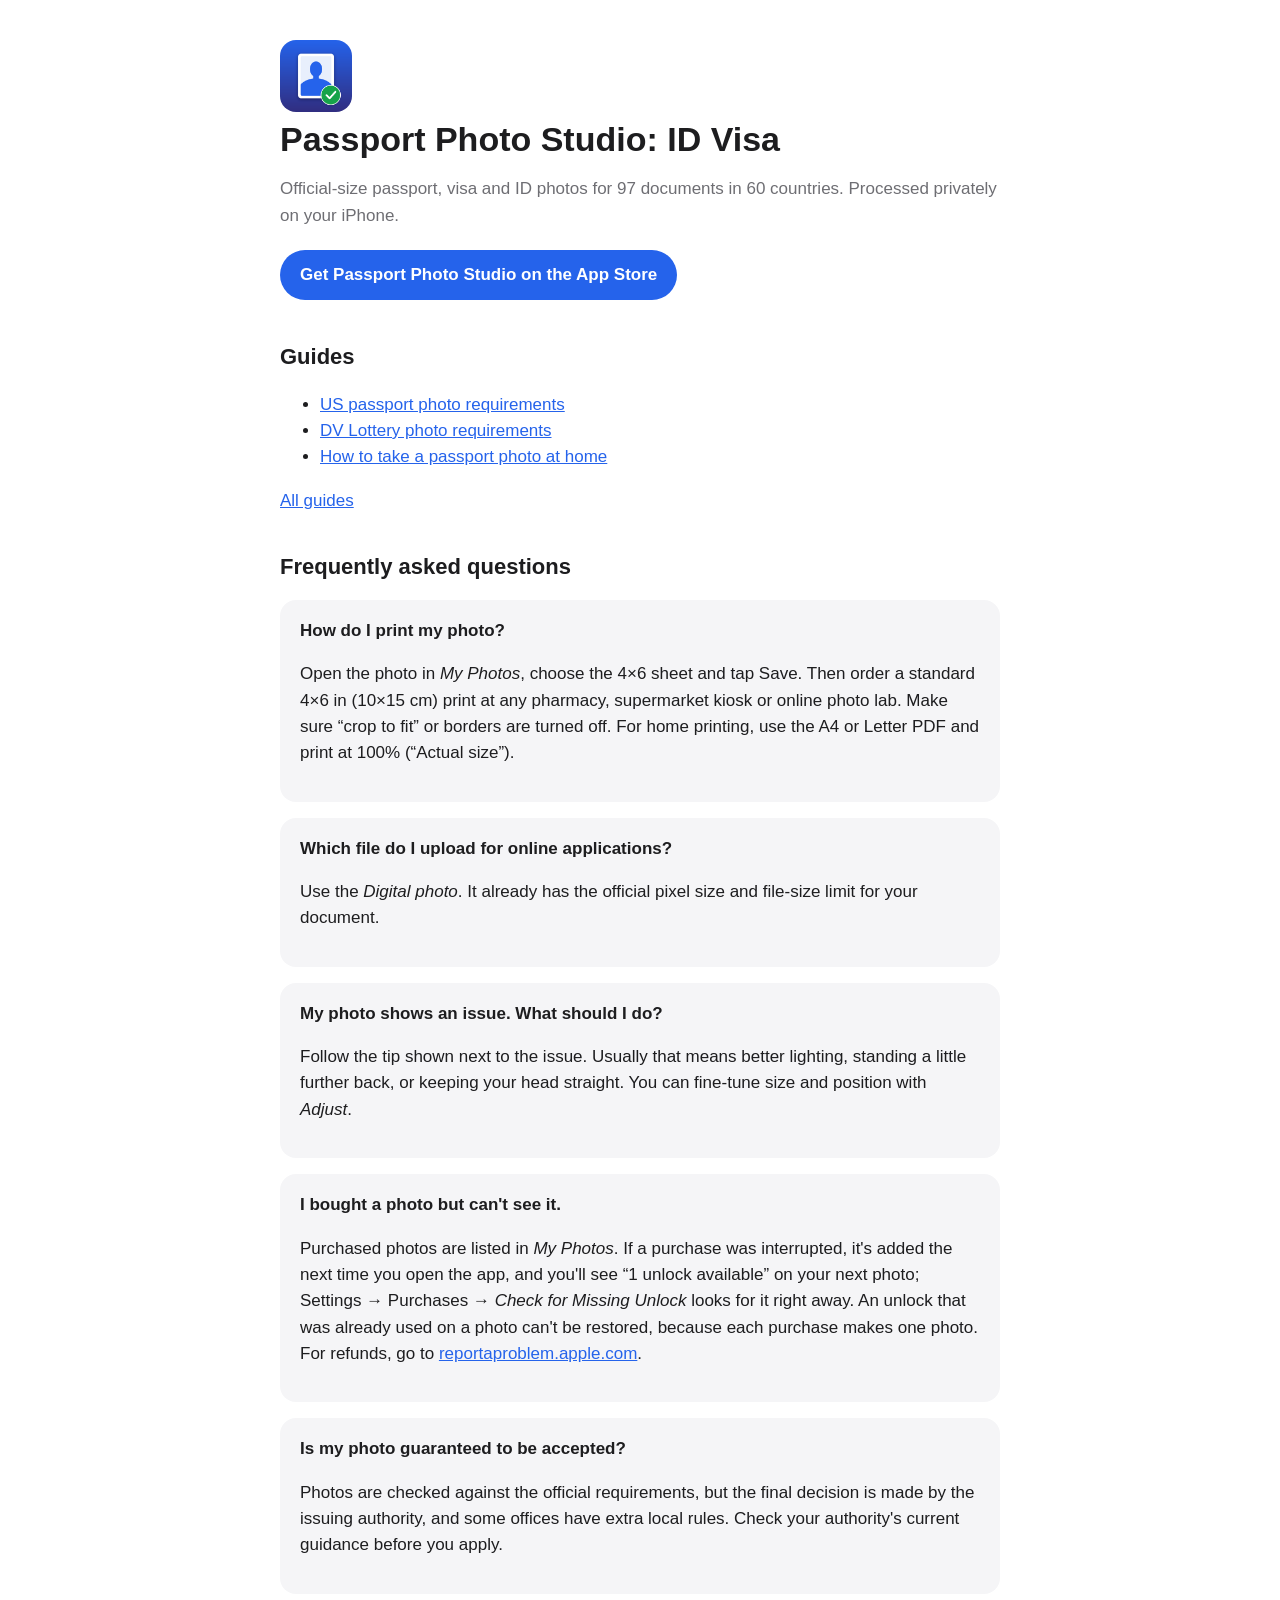
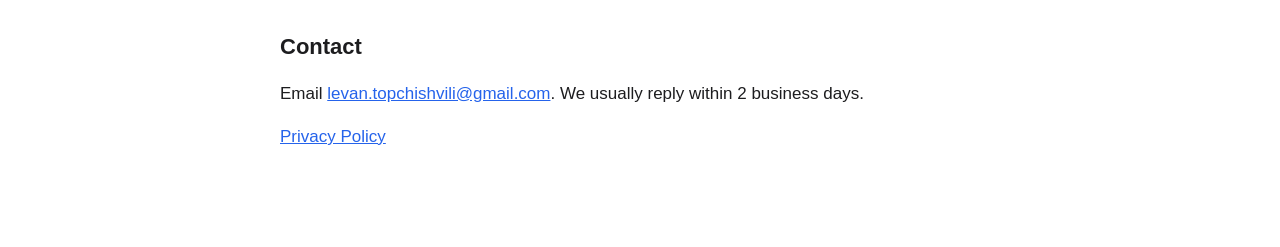
<file: index.html>
<!doctype html><html lang="en"><head><meta charset="utf-8"><meta name="viewport" content="width=device-width,initial-scale=1">
<title>Passport Photo Studio: ID Visa – Help</title><meta name="apple-itunes-app" content="app-id=6817544491"><link rel="stylesheet" href="style.css"></head><body><main>
<header><img src="icon.png" alt=""><h1>Passport Photo Studio: ID Visa</h1><p class="muted">Official-size passport, visa and ID photos for 97 documents in 60 countries. Processed privately on your iPhone.</p></header>
<p><a class="cta" href="https://apps.apple.com/app/id6817544491">Get Passport Photo Studio on the App Store</a></p>
<h2>Guides</h2>
<ul>
<li><a href="guides/us-passport-photo-requirements.html">US passport photo requirements</a></li>
<li><a href="guides/dv-lottery-photo-requirements.html">DV Lottery photo requirements</a></li>
<li><a href="guides/how-to-take-a-passport-photo-at-home.html">How to take a passport photo at home</a></li>
</ul>
<p><a href="guides/">All guides</a></p>
<h2 id="faq">Frequently asked questions</h2>
<div class="card"><strong>How do I print my photo?</strong><p>Open the photo in <em>My Photos</em>, choose the 4×6 sheet and tap Save. Then order a standard 4×6 in (10×15 cm) print at any pharmacy, supermarket kiosk or online photo lab. Make sure “crop to fit” or borders are turned off. For home printing, use the A4 or Letter PDF and print at 100% (“Actual size”).</p></div>
<div class="card"><strong>Which file do I upload for online applications?</strong><p>Use the <em>Digital photo</em>. It already has the official pixel size and file-size limit for your document.</p></div>
<div class="card"><strong>My photo shows an issue. What should I do?</strong><p>Follow the tip shown next to the issue. Usually that means better lighting, standing a little further back, or keeping your head straight. You can fine-tune size and position with <em>Adjust</em>.</p></div>
<div class="card"><strong>I bought a photo but can't see it.</strong><p>Purchased photos are listed in <em>My Photos</em>. If a purchase was interrupted, it's added the next time you open the app, and you'll see “1 unlock available” on your next photo; Settings → Purchases → <em>Check for Missing Unlock</em> looks for it right away. An unlock that was already used on a photo can't be restored, because each purchase makes one photo. For refunds, go to <a href="https://reportaproblem.apple.com">reportaproblem.apple.com</a>.</p></div>
<div class="card"><strong>Is my photo guaranteed to be accepted?</strong><p>Photos are checked against the official requirements, but the final decision is made by the issuing authority, and some offices have extra local rules. Check your authority's current guidance before you apply.</p></div>
<h2>Contact</h2>
<p>Email <a href="mailto:levan.topchishvili@gmail.com">levan.topchishvili@gmail.com</a>. We usually reply within 2 business days.</p>
<p><a href="privacy.html">Privacy Policy</a></p>
</main></body></html>
</file>
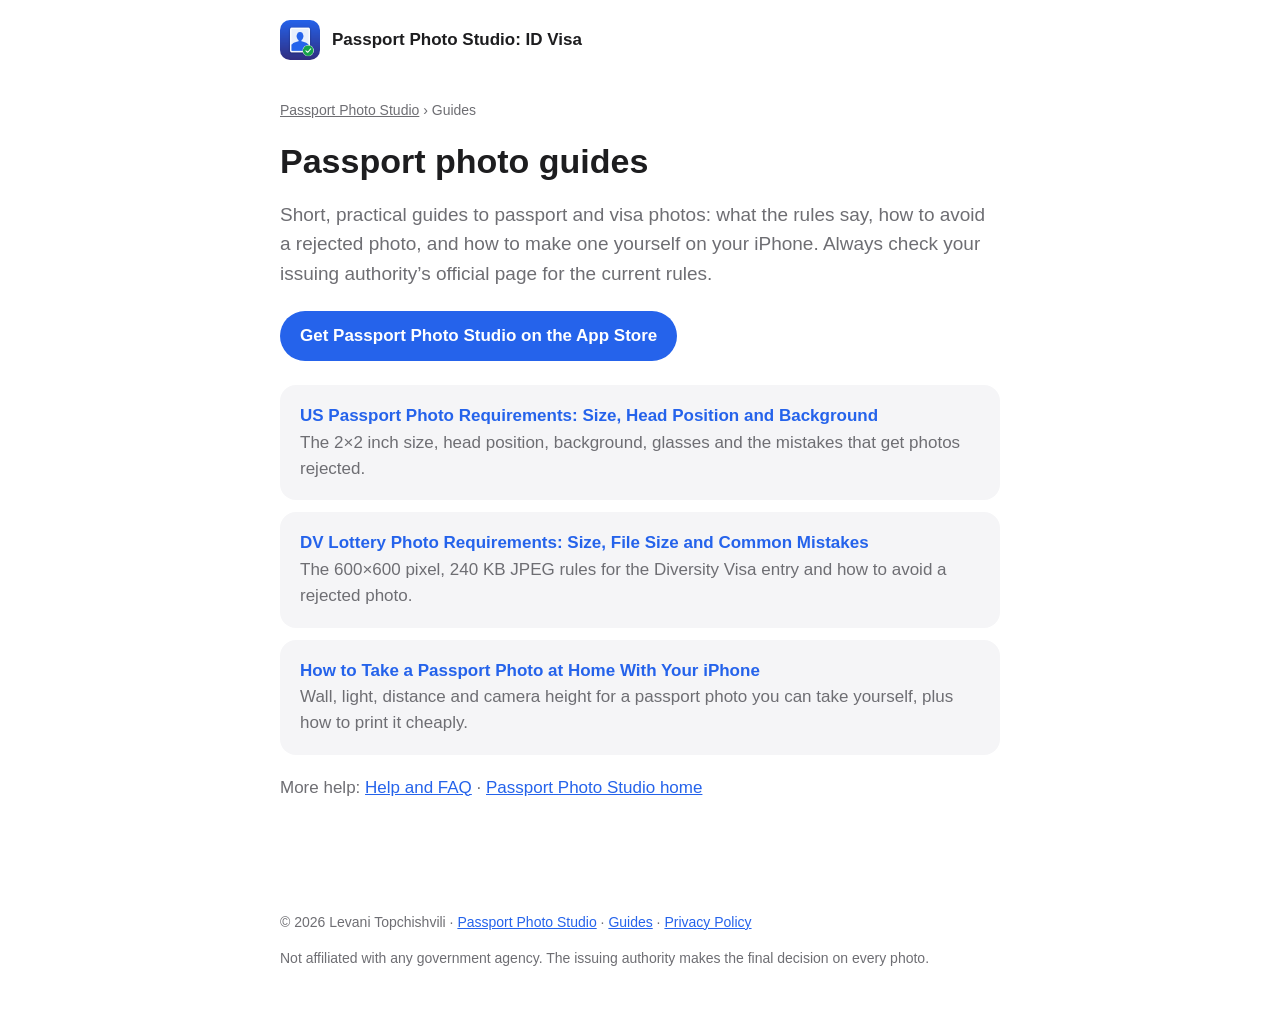
<file: guides/index.html>
<!doctype html>
<html lang="en"><head><meta charset="utf-8"><meta name="viewport" content="width=device-width,initial-scale=1">
<title>Passport Photo Guides and Requirements – Passport Photo Studio</title>
<meta name="description" content="Plain-English guides to passport and visa photo requirements, and how to take a photo that meets them at home with your iPhone, then print or upload it.">
<link rel="canonical" href="https://levan2002.github.io/passport-photo/guides/">
<link rel="icon" href="../icon.png"><link rel="stylesheet" href="../style.css">
<meta property="og:type" content="website"><meta property="og:title" content="Passport Photo Guides and Requirements – Passport Photo Studio"><meta property="og:description" content="Plain-English guides to passport and visa photo requirements, and how to take a photo that meets them at home with your iPhone, then print or upload it."><meta property="og:url" content="https://levan2002.github.io/passport-photo/guides/"><meta property="og:site_name" content="Passport Photo Studio">
<meta name="twitter:card" content="summary">
<meta name="apple-itunes-app" content="app-id=6817544491">
<script type="application/ld+json">{"@context": "https://schema.org", "@type": "CollectionPage", "name": "Passport photo guides", "description": "Plain-English guides to passport and visa photo requirements, and how to take a photo that meets them at home with your iPhone, then print or upload it.", "url": "https://levan2002.github.io/passport-photo/guides/", "author": {"@type": "Person", "name": "Levani Topchishvili"}, "inLanguage": "en"}</script>
<script type="application/ld+json">{"@context": "https://schema.org", "@type": "BreadcrumbList", "itemListElement": [{"@type": "ListItem", "position": 1, "name": "Passport Photo Studio", "item": "https://levan2002.github.io/passport-photo/"}, {"@type": "ListItem", "position": 2, "name": "Guides", "item": "https://levan2002.github.io/passport-photo/guides/"}]}</script>
</head><body>
<header class="topbar"><img src="../icon.png" alt=""><a href="../">Passport Photo Studio: ID Visa</a></header>
<main>

<nav class="crumbs" aria-label="Breadcrumb"><a href="../">Passport Photo Studio</a> &rsaquo; <span>Guides</span></nav>
<h1>Passport photo guides</h1>
<p class="lead">Short, practical guides to passport and visa photos: what the rules say, how to avoid a rejected photo, and how to make one yourself on your iPhone. Always check your issuing authority&rsquo;s official page for the current rules.</p>
<p><a class="cta" href="https://apps.apple.com/app/id6817544491">Get Passport Photo Studio on the App Store</a></p>
<ul class="guide-list">
<li class="card"><a href="us-passport-photo-requirements.html"><strong>US Passport Photo Requirements: Size, Head Position and Background</strong></a><br><span class="muted">The 2×2 inch size, head position, background, glasses and the mistakes that get photos rejected.</span></li>
<li class="card"><a href="dv-lottery-photo-requirements.html"><strong>DV Lottery Photo Requirements: Size, File Size and Common Mistakes</strong></a><br><span class="muted">The 600×600 pixel, 240 KB JPEG rules for the Diversity Visa entry and how to avoid a rejected photo.</span></li>
<li class="card"><a href="how-to-take-a-passport-photo-at-home.html"><strong>How to Take a Passport Photo at Home With Your iPhone</strong></a><br><span class="muted">Wall, light, distance and camera height for a passport photo you can take yourself, plus how to print it cheaply.</span></li>
</ul>
<p class="muted">More help: <a href="../index.html#faq">Help and FAQ</a> &middot; <a href="../">Passport Photo Studio home</a></p>

</main>
<footer class="foot"><main><p class="muted">&copy; 2026 Levani Topchishvili &middot; <a href="../">Passport Photo Studio</a> &middot; <a href="../guides/">Guides</a> &middot; <a href="../privacy.html">Privacy Policy</a></p><p class="muted">Not affiliated with any government agency. The issuing authority makes the final decision on every photo.</p></main></footer>
</body></html>
</file>
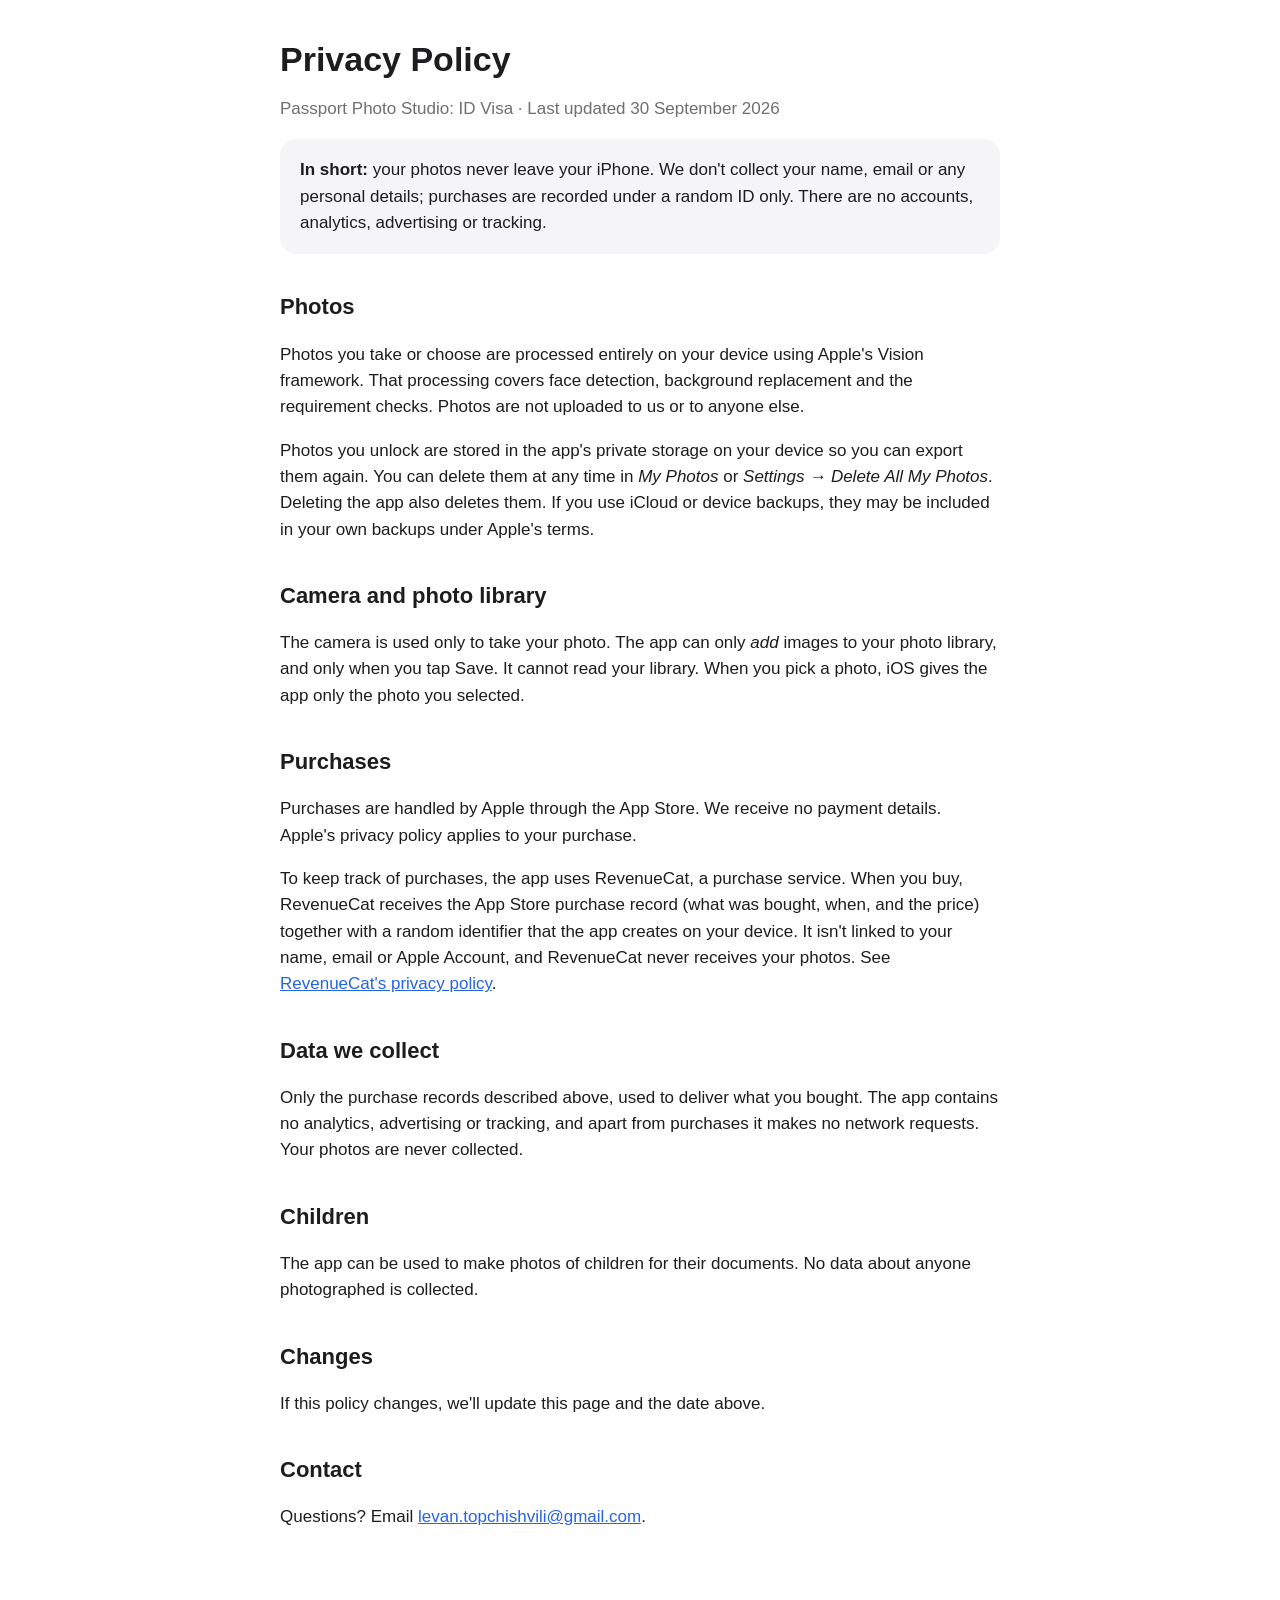
<file: privacy.html>
<!doctype html><html lang="en"><head><meta charset="utf-8"><meta name="viewport" content="width=device-width,initial-scale=1">
<title>Privacy Policy – Passport Photo Studio: ID Visa</title><link rel="stylesheet" href="style.css"></head><body><main>
<h1>Privacy Policy</h1>
<p class="muted">Passport Photo Studio: ID Visa · Last updated 30 September 2026</p>
<div class="card"><strong>In short:</strong> your photos never leave your iPhone. We don't collect your name, email or any personal details; purchases are recorded under a random ID only. There are no accounts, analytics, advertising or tracking.</div>
<h2>Photos</h2>
<p>Photos you take or choose are processed entirely on your device using Apple's Vision framework. That processing covers face detection, background replacement and the requirement checks. Photos are not uploaded to us or to anyone else.</p>
<p>Photos you unlock are stored in the app's private storage on your device so you can export them again. You can delete them at any time in <em>My Photos</em> or <em>Settings → Delete All My Photos</em>. Deleting the app also deletes them. If you use iCloud or device backups, they may be included in your own backups under Apple's terms.</p>
<h2>Camera and photo library</h2>
<p>The camera is used only to take your photo. The app can only <em>add</em> images to your photo library, and only when you tap Save. It cannot read your library. When you pick a photo, iOS gives the app only the photo you selected.</p>
<h2>Purchases</h2>
<p>Purchases are handled by Apple through the App Store. We receive no payment details. Apple's privacy policy applies to your purchase.</p>
<p>To keep track of purchases, the app uses RevenueCat, a purchase service. When you buy, RevenueCat receives the App Store purchase record (what was bought, when, and the price) together with a random identifier that the app creates on your device. It isn't linked to your name, email or Apple Account, and RevenueCat never receives your photos. See <a href="https://www.revenuecat.com/privacy">RevenueCat's privacy policy</a>.</p>
<h2>Data we collect</h2>
<p>Only the purchase records described above, used to deliver what you bought. The app contains no analytics, advertising or tracking, and apart from purchases it makes no network requests. Your photos are never collected.</p>
<h2>Children</h2>
<p>The app can be used to make photos of children for their documents. No data about anyone photographed is collected.</p>
<h2>Changes</h2>
<p>If this policy changes, we'll update this page and the date above.</p>
<h2>Contact</h2>
<p>Questions? Email <a href="mailto:levan.topchishvili@gmail.com">levan.topchishvili@gmail.com</a>.</p>
</main></body></html>
</file>
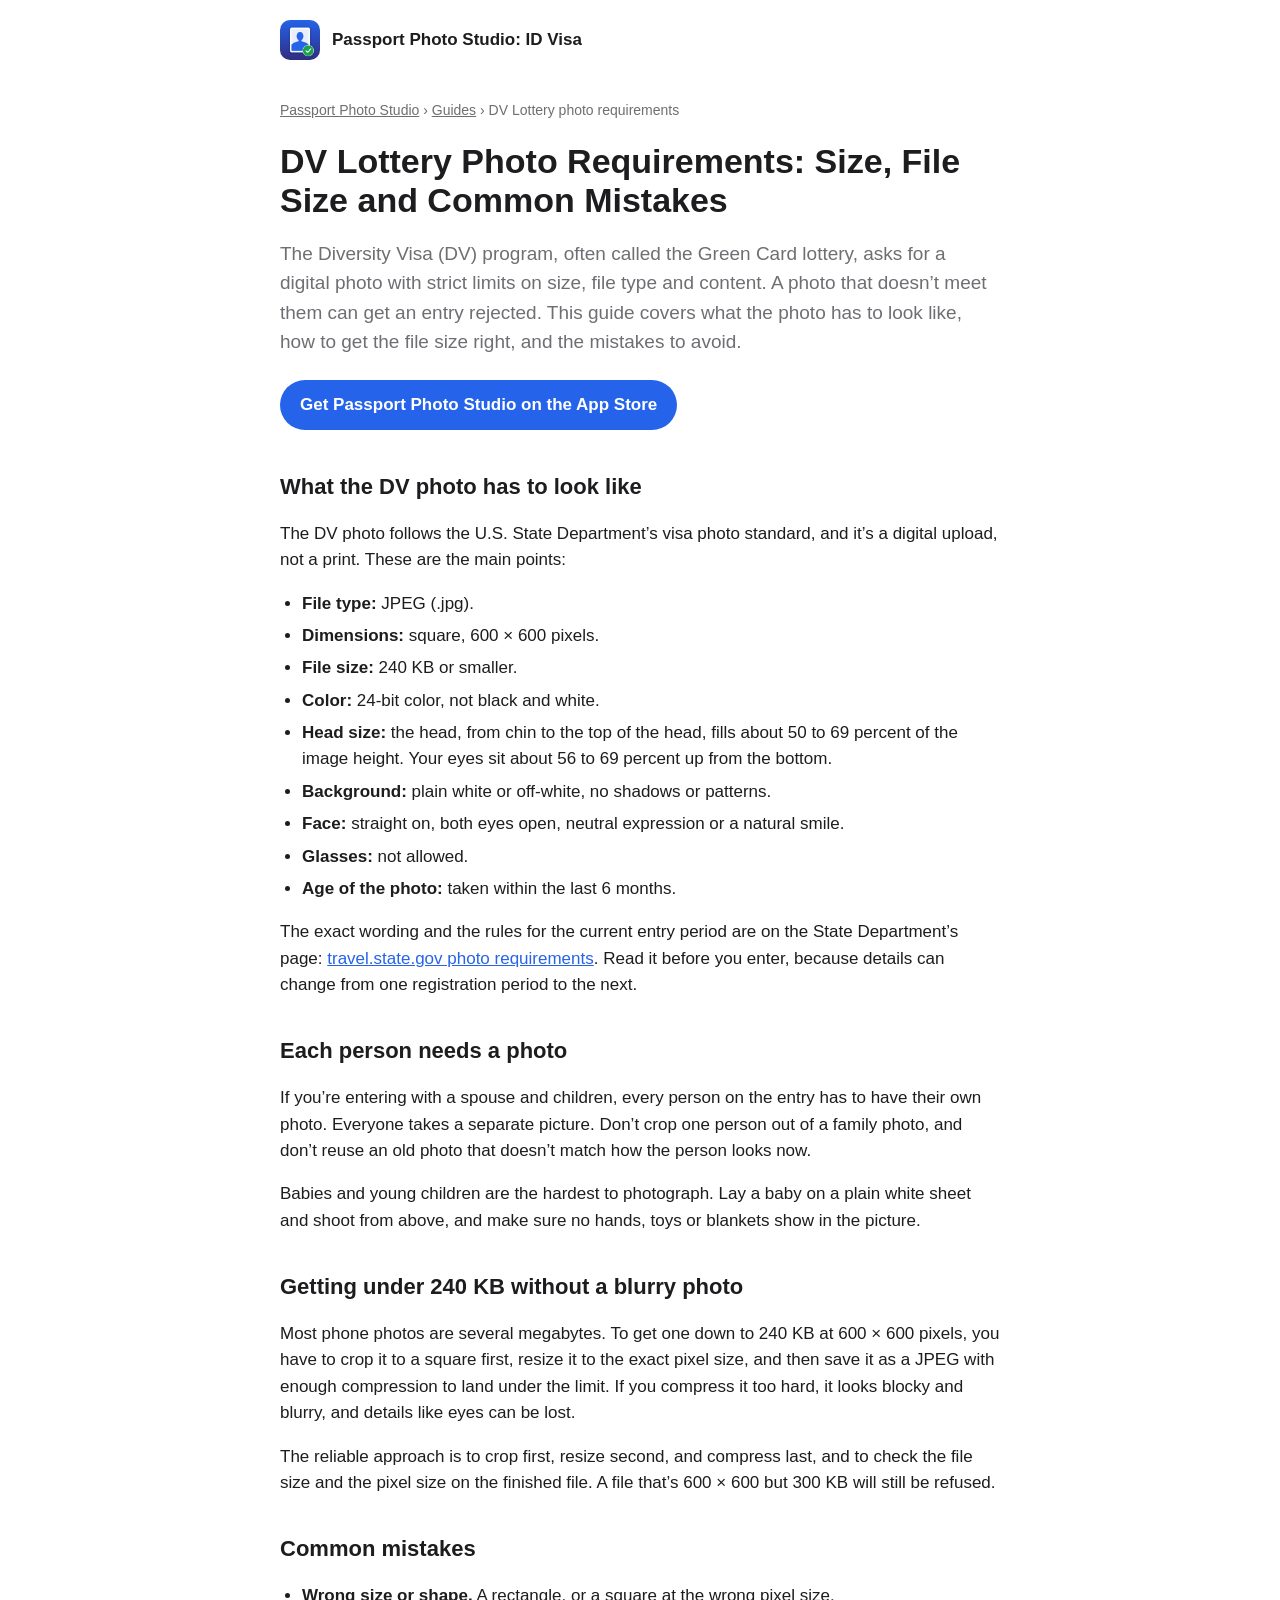
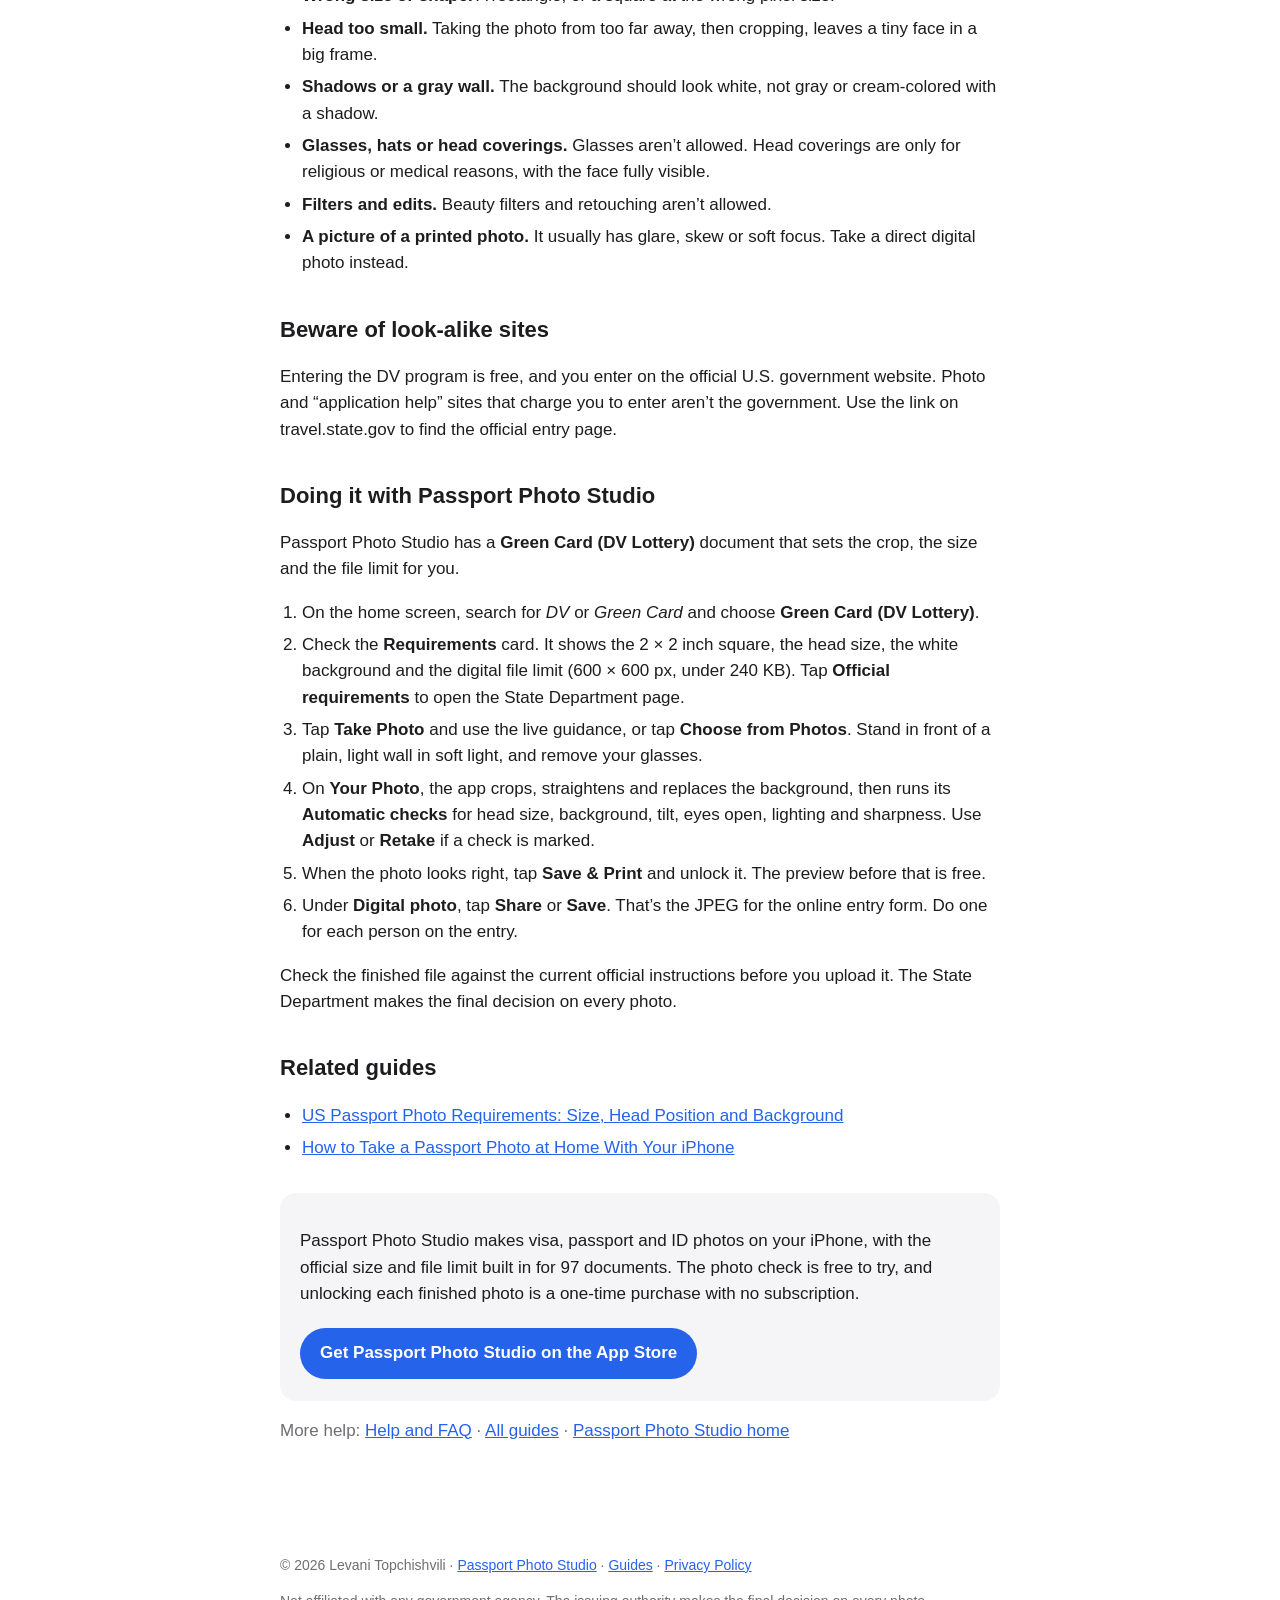
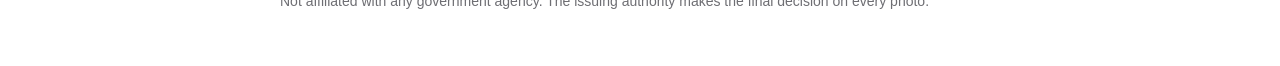
<file: guides/dv-lottery-photo-requirements.html>
<!doctype html>
<html lang="en"><head><meta charset="utf-8"><meta name="viewport" content="width=device-width,initial-scale=1">
<title>DV Lottery Photo Requirements – Passport Photo Studio</title>
<meta name="description" content="What the Diversity Visa (Green Card lottery) photo needs: a 600x600 pixel JPEG under 240 KB, white background, no glasses, taken in the last 6 months.">
<link rel="canonical" href="https://levan2002.github.io/passport-photo/guides/dv-lottery-photo-requirements.html">
<link rel="icon" href="../icon.png"><link rel="stylesheet" href="../style.css">
<meta property="og:type" content="article"><meta property="og:title" content="DV Lottery Photo Requirements – Passport Photo Studio"><meta property="og:description" content="What the Diversity Visa (Green Card lottery) photo needs: a 600x600 pixel JPEG under 240 KB, white background, no glasses, taken in the last 6 months."><meta property="og:url" content="https://levan2002.github.io/passport-photo/guides/dv-lottery-photo-requirements.html"><meta property="og:site_name" content="Passport Photo Studio">
<meta name="twitter:card" content="summary">
<meta name="apple-itunes-app" content="app-id=6817544491">
<script type="application/ld+json">{"@context": "https://schema.org", "@type": "Article", "headline": "DV Lottery Photo Requirements: Size, File Size and Common Mistakes", "description": "What the Diversity Visa (Green Card lottery) photo needs: a 600x600 pixel JPEG under 240 KB, white background, no glasses, taken in the last 6 months.", "author": {"@type": "Person", "name": "Levani Topchishvili"}, "publisher": {"@type": "Person", "name": "Levani Topchishvili"}, "datePublished": "2026-10-05", "dateModified": "2026-10-05", "mainEntityOfPage": "https://levan2002.github.io/passport-photo/guides/dv-lottery-photo-requirements.html", "inLanguage": "en"}</script>
<script type="application/ld+json">{"@context": "https://schema.org", "@type": "BreadcrumbList", "itemListElement": [{"@type": "ListItem", "position": 1, "name": "Passport Photo Studio", "item": "https://levan2002.github.io/passport-photo/"}, {"@type": "ListItem", "position": 2, "name": "Guides", "item": "https://levan2002.github.io/passport-photo/guides/"}, {"@type": "ListItem", "position": 3, "name": "DV Lottery Photo Requirements: Size, File Size and Common Mistakes", "item": "https://levan2002.github.io/passport-photo/guides/dv-lottery-photo-requirements.html"}]}</script>
</head><body>
<header class="topbar"><img src="../icon.png" alt=""><a href="../">Passport Photo Studio: ID Visa</a></header>
<main>

<nav class="crumbs" aria-label="Breadcrumb"><a href="../">Passport Photo Studio</a> &rsaquo; <a href="../guides/">Guides</a> &rsaquo; <span>DV Lottery photo requirements</span></nav>
<article>
<h1>DV Lottery Photo Requirements: Size, File Size and Common Mistakes</h1>
<p class="lead">The Diversity Visa (DV) program, often called the Green Card lottery, asks for a digital photo with strict limits on size, file type and content. A photo that doesn&rsquo;t meet them can get an entry rejected. This guide covers what the photo has to look like, how to get the file size right, and the mistakes to avoid.</p>
<p><a class="cta" href="https://apps.apple.com/app/id6817544491">Get Passport Photo Studio on the App Store</a></p>
<h2>What the DV photo has to look like</h2>
<p>The DV photo follows the U.S. State Department&rsquo;s visa photo standard, and it&rsquo;s a digital upload, not a print. These are the main points:</p>
<ul>
<li><strong>File type:</strong> JPEG (.jpg).</li>
<li><strong>Dimensions:</strong> square, 600 &times; 600 pixels.</li>
<li><strong>File size:</strong> 240 KB or smaller.</li>
<li><strong>Color:</strong> 24-bit color, not black and white.</li>
<li><strong>Head size:</strong> the head, from chin to the top of the head, fills about 50 to 69 percent of the image height. Your eyes sit about 56 to 69 percent up from the bottom.</li>
<li><strong>Background:</strong> plain white or off-white, no shadows or patterns.</li>
<li><strong>Face:</strong> straight on, both eyes open, neutral expression or a natural smile.</li>
<li><strong>Glasses:</strong> not allowed.</li>
<li><strong>Age of the photo:</strong> taken within the last 6 months.</li>
</ul>
<p>The exact wording and the rules for the current entry period are on the State Department&rsquo;s page: <a href="https://travel.state.gov/content/travel/en/us-visas/visa-information-resources/photos.html">travel.state.gov photo requirements</a>. Read it before you enter, because details can change from one registration period to the next.</p>
<h2>Each person needs a photo</h2>
<p>If you&rsquo;re entering with a spouse and children, every person on the entry has to have their own photo. Everyone takes a separate picture. Don&rsquo;t crop one person out of a family photo, and don&rsquo;t reuse an old photo that doesn&rsquo;t match how the person looks now.</p>
<p>Babies and young children are the hardest to photograph. Lay a baby on a plain white sheet and shoot from above, and make sure no hands, toys or blankets show in the picture.</p>
<h2>Getting under 240 KB without a blurry photo</h2>
<p>Most phone photos are several megabytes. To get one down to 240 KB at 600 &times; 600 pixels, you have to crop it to a square first, resize it to the exact pixel size, and then save it as a JPEG with enough compression to land under the limit. If you compress it too hard, it looks blocky and blurry, and details like eyes can be lost.</p>
<p>The reliable approach is to crop first, resize second, and compress last, and to check the file size and the pixel size on the finished file. A file that&rsquo;s 600 &times; 600 but 300 KB will still be refused.</p>
<h2>Common mistakes</h2>
<ul>
<li><strong>Wrong size or shape.</strong> A rectangle, or a square at the wrong pixel size.</li>
<li><strong>Head too small.</strong> Taking the photo from too far away, then cropping, leaves a tiny face in a big frame.</li>
<li><strong>Shadows or a gray wall.</strong> The background should look white, not gray or cream-colored with a shadow.</li>
<li><strong>Glasses, hats or head coverings.</strong> Glasses aren&rsquo;t allowed. Head coverings are only for religious or medical reasons, with the face fully visible.</li>
<li><strong>Filters and edits.</strong> Beauty filters and retouching aren&rsquo;t allowed.</li>
<li><strong>A picture of a printed photo.</strong> It usually has glare, skew or soft focus. Take a direct digital photo instead.</li>
</ul>
<h2>Beware of look-alike sites</h2>
<p>Entering the DV program is free, and you enter on the official U.S. government website. Photo and &ldquo;application help&rdquo; sites that charge you to enter aren&rsquo;t the government. Use the link on travel.state.gov to find the official entry page.</p>
<h2>Doing it with Passport Photo Studio</h2>
<p>Passport Photo Studio has a <strong>Green Card (DV Lottery)</strong> document that sets the crop, the size and the file limit for you.</p>
<ol>
<li>On the home screen, search for <em>DV</em> or <em>Green Card</em> and choose <strong>Green Card (DV Lottery)</strong>.</li>
<li>Check the <strong>Requirements</strong> card. It shows the 2 &times; 2 inch square, the head size, the white background and the digital file limit (600 &times; 600 px, under 240 KB). Tap <strong>Official requirements</strong> to open the State Department page.</li>
<li>Tap <strong>Take Photo</strong> and use the live guidance, or tap <strong>Choose from Photos</strong>. Stand in front of a plain, light wall in soft light, and remove your glasses.</li>
<li>On <strong>Your Photo</strong>, the app crops, straightens and replaces the background, then runs its <strong>Automatic checks</strong> for head size, background, tilt, eyes open, lighting and sharpness. Use <strong>Adjust</strong> or <strong>Retake</strong> if a check is marked.</li>
<li>When the photo looks right, tap <strong>Save &amp; Print</strong> and unlock it. The preview before that is free.</li>
<li>Under <strong>Digital photo</strong>, tap <strong>Share</strong> or <strong>Save</strong>. That&rsquo;s the JPEG for the online entry form. Do one for each person on the entry.</li>
</ol>
<p>Check the finished file against the current official instructions before you upload it. The State Department makes the final decision on every photo.</p>
<h2>Related guides</h2>
<ul class="related"><li><a href="us-passport-photo-requirements.html">US Passport Photo Requirements: Size, Head Position and Background</a></li><li><a href="how-to-take-a-passport-photo-at-home.html">How to Take a Passport Photo at Home With Your iPhone</a></li></ul>
<div class="card cta-end"><p>Passport Photo Studio makes visa, passport and ID photos on your iPhone, with the official size and file limit built in for 97 documents. The photo check is free to try, and unlocking each finished photo is a one-time purchase with no subscription.</p><a class="cta" href="https://apps.apple.com/app/id6817544491">Get Passport Photo Studio on the App Store</a></div>
<p class="muted">More help: <a href="../index.html#faq">Help and FAQ</a> &middot; <a href="../guides/">All guides</a> &middot; <a href="../">Passport Photo Studio home</a></p>
</article>

</main>
<footer class="foot"><main><p class="muted">&copy; 2026 Levani Topchishvili &middot; <a href="../">Passport Photo Studio</a> &middot; <a href="../guides/">Guides</a> &middot; <a href="../privacy.html">Privacy Policy</a></p><p class="muted">Not affiliated with any government agency. The issuing authority makes the final decision on every photo.</p></main></footer>
</body></html>
</file>
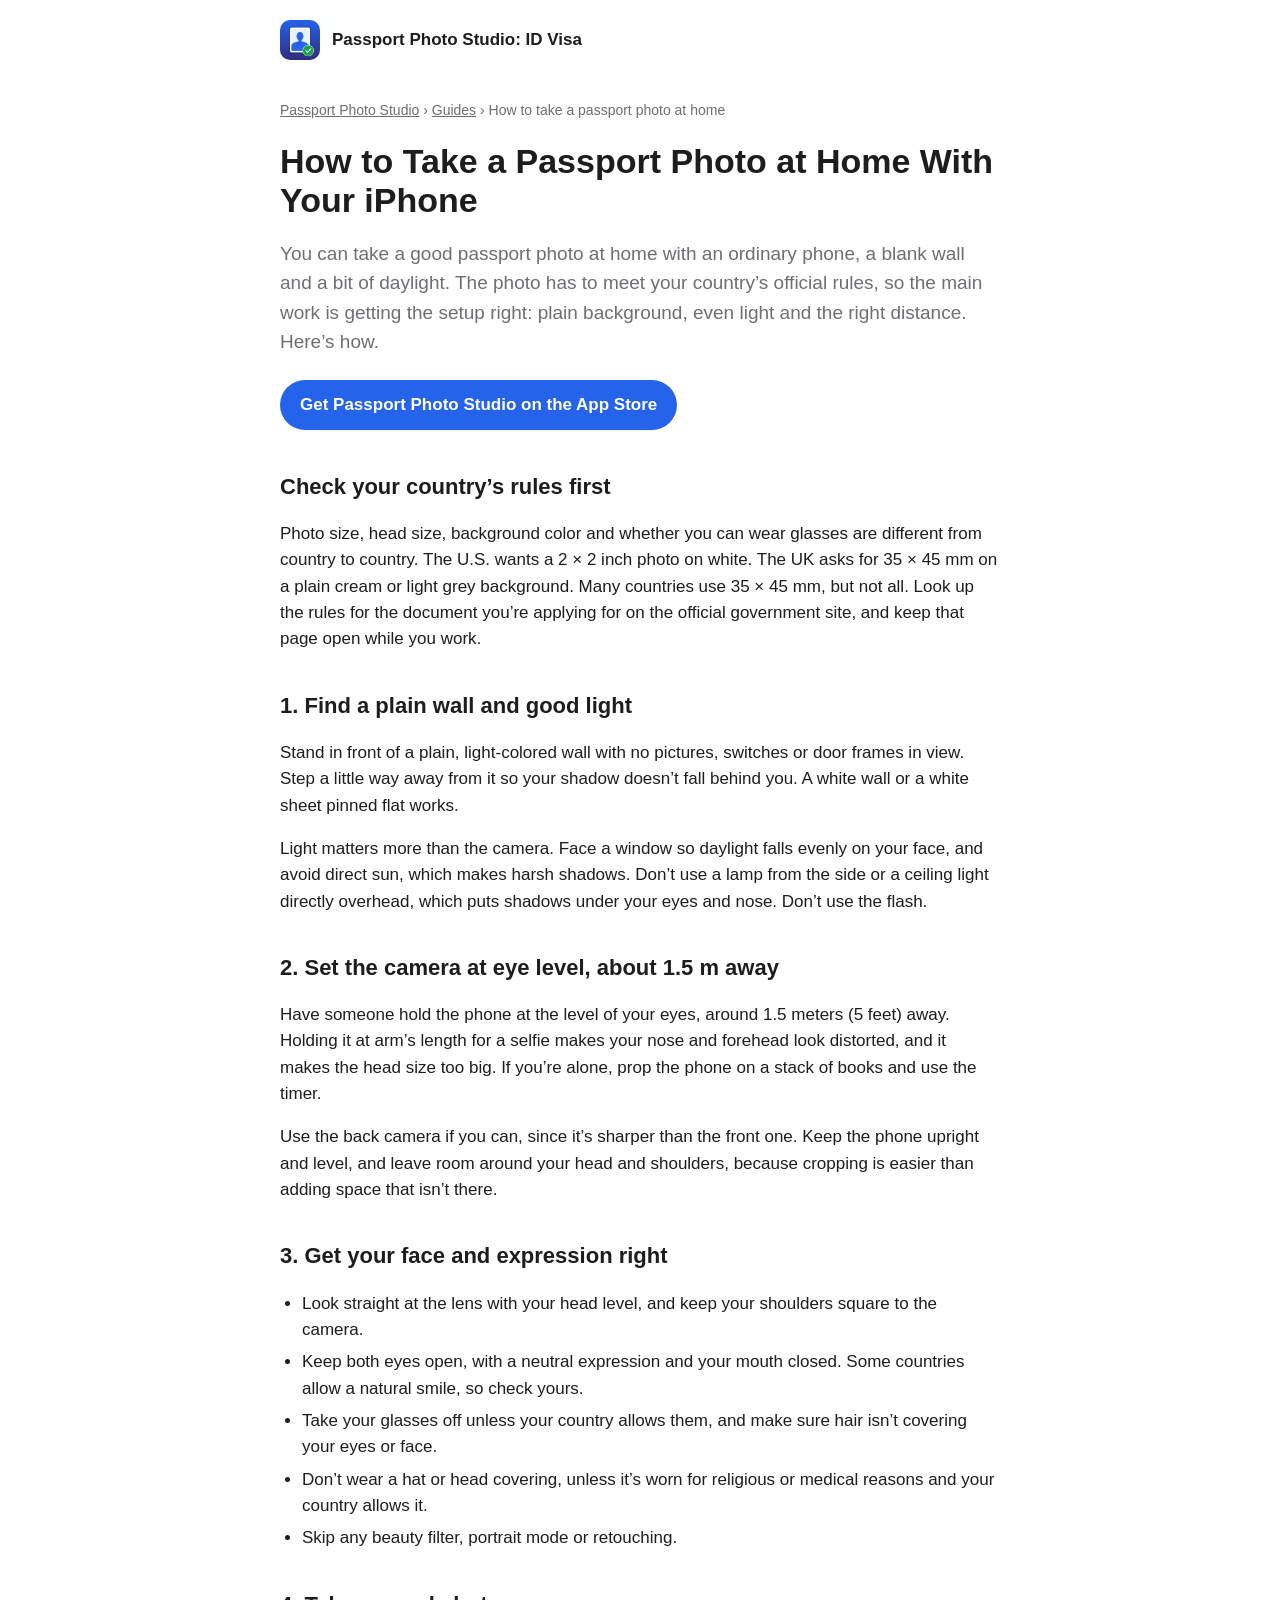
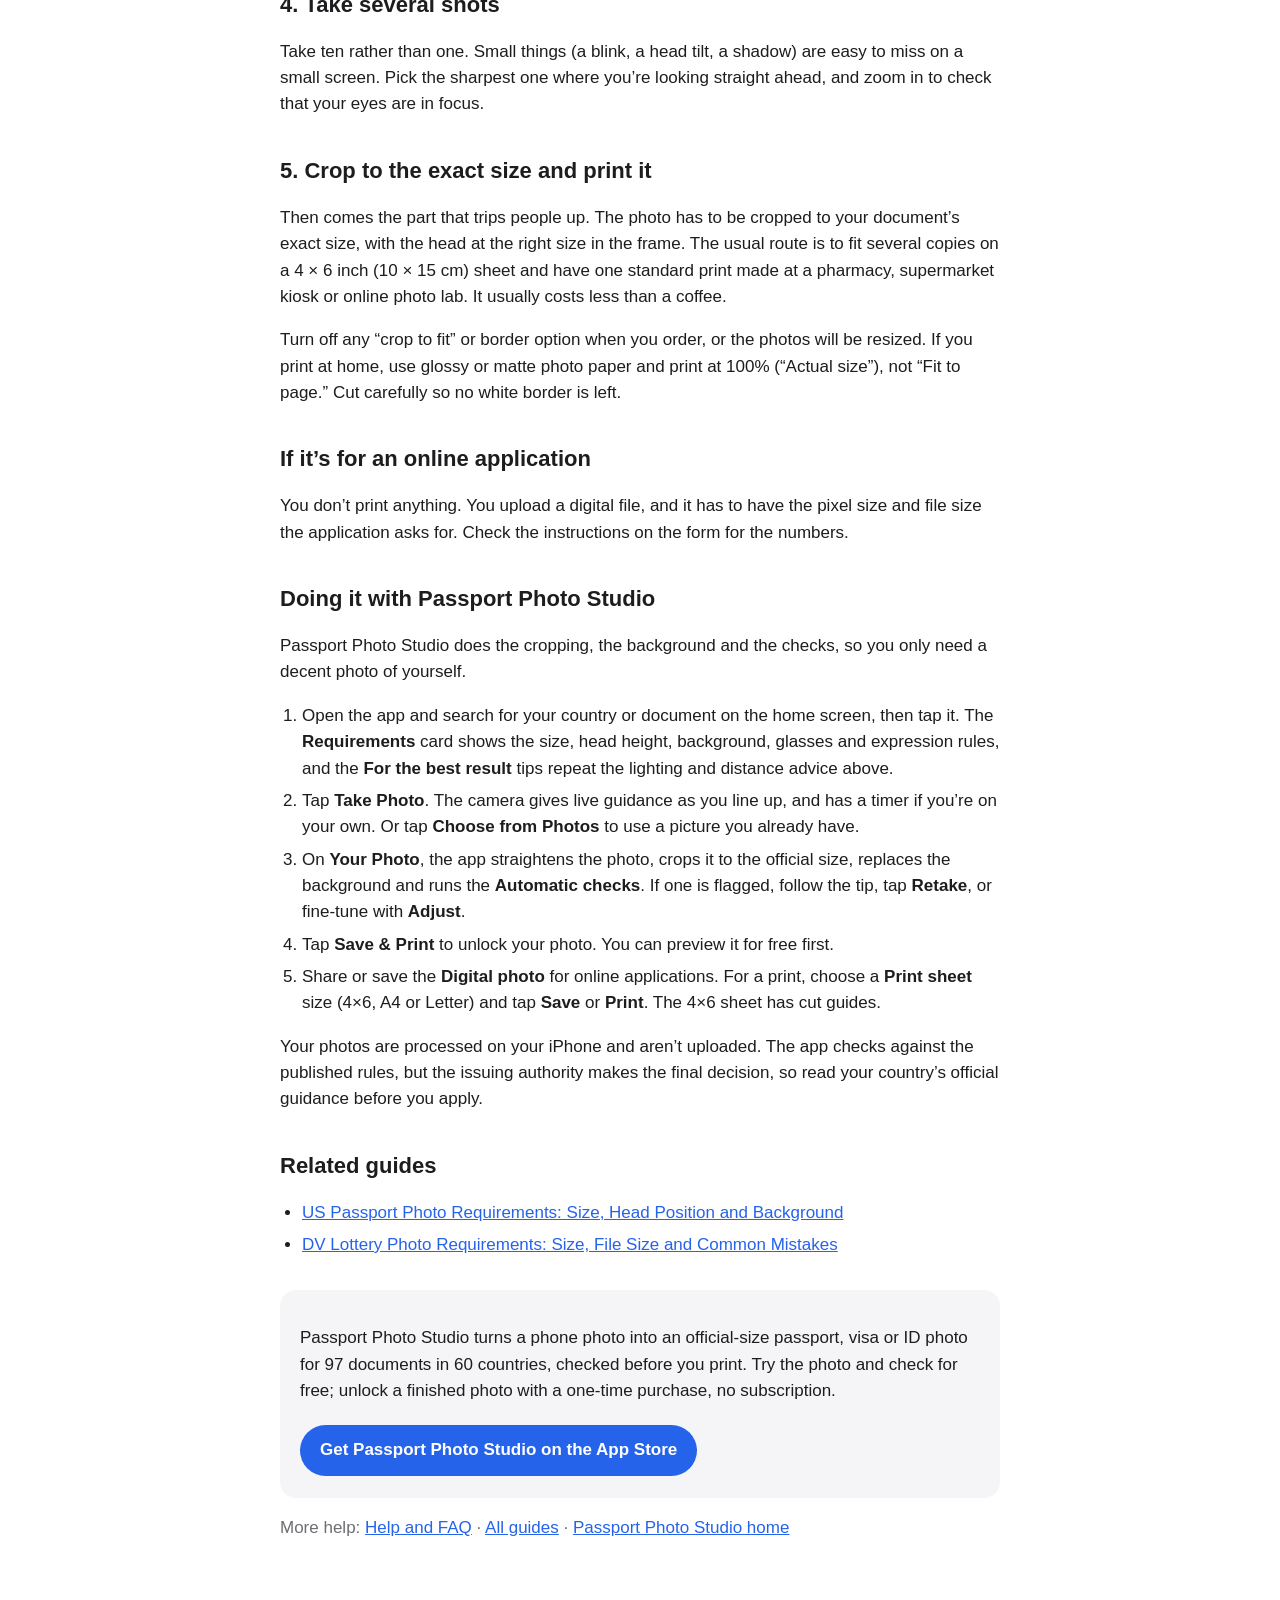
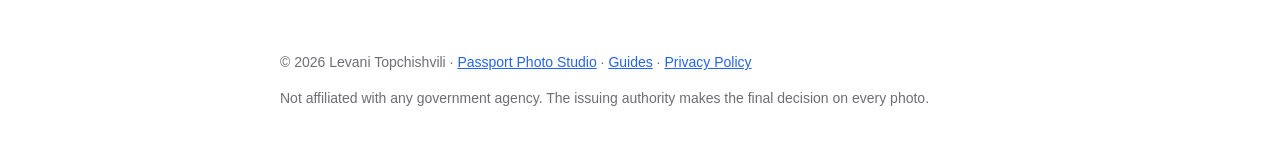
<file: guides/how-to-take-a-passport-photo-at-home.html>
<!doctype html>
<html lang="en"><head><meta charset="utf-8"><meta name="viewport" content="width=device-width,initial-scale=1">
<title>How to Take a Passport Photo at Home – Passport Photo Studio</title>
<meta name="description" content="Take a passport photo at home with your phone: the wall, the light, the distance, camera height and mistakes to avoid, plus how to print it cheaply.">
<link rel="canonical" href="https://levan2002.github.io/passport-photo/guides/how-to-take-a-passport-photo-at-home.html">
<link rel="icon" href="../icon.png"><link rel="stylesheet" href="../style.css">
<meta property="og:type" content="article"><meta property="og:title" content="How to Take a Passport Photo at Home – Passport Photo Studio"><meta property="og:description" content="Take a passport photo at home with your phone: the wall, the light, the distance, camera height and mistakes to avoid, plus how to print it cheaply."><meta property="og:url" content="https://levan2002.github.io/passport-photo/guides/how-to-take-a-passport-photo-at-home.html"><meta property="og:site_name" content="Passport Photo Studio">
<meta name="twitter:card" content="summary">
<meta name="apple-itunes-app" content="app-id=6817544491">
<script type="application/ld+json">{"@context": "https://schema.org", "@type": "Article", "headline": "How to Take a Passport Photo at Home With Your iPhone", "description": "Take a passport photo at home with your phone: the wall, the light, the distance, camera height and mistakes to avoid, plus how to print it cheaply.", "author": {"@type": "Person", "name": "Levani Topchishvili"}, "publisher": {"@type": "Person", "name": "Levani Topchishvili"}, "datePublished": "2026-10-05", "dateModified": "2026-10-05", "mainEntityOfPage": "https://levan2002.github.io/passport-photo/guides/how-to-take-a-passport-photo-at-home.html", "inLanguage": "en"}</script>
<script type="application/ld+json">{"@context": "https://schema.org", "@type": "BreadcrumbList", "itemListElement": [{"@type": "ListItem", "position": 1, "name": "Passport Photo Studio", "item": "https://levan2002.github.io/passport-photo/"}, {"@type": "ListItem", "position": 2, "name": "Guides", "item": "https://levan2002.github.io/passport-photo/guides/"}, {"@type": "ListItem", "position": 3, "name": "How to Take a Passport Photo at Home With Your iPhone", "item": "https://levan2002.github.io/passport-photo/guides/how-to-take-a-passport-photo-at-home.html"}]}</script>
</head><body>
<header class="topbar"><img src="../icon.png" alt=""><a href="../">Passport Photo Studio: ID Visa</a></header>
<main>

<nav class="crumbs" aria-label="Breadcrumb"><a href="../">Passport Photo Studio</a> &rsaquo; <a href="../guides/">Guides</a> &rsaquo; <span>How to take a passport photo at home</span></nav>
<article>
<h1>How to Take a Passport Photo at Home With Your iPhone</h1>
<p class="lead">You can take a good passport photo at home with an ordinary phone, a blank wall and a bit of daylight. The photo has to meet your country&rsquo;s official rules, so the main work is getting the setup right: plain background, even light and the right distance. Here&rsquo;s how.</p>
<p><a class="cta" href="https://apps.apple.com/app/id6817544491">Get Passport Photo Studio on the App Store</a></p>
<h2>Check your country&rsquo;s rules first</h2>
<p>Photo size, head size, background color and whether you can wear glasses are different from country to country. The U.S. wants a 2 &times; 2 inch photo on white. The UK asks for 35 &times; 45 mm on a plain cream or light grey background. Many countries use 35 &times; 45 mm, but not all. Look up the rules for the document you&rsquo;re applying for on the official government site, and keep that page open while you work.</p>
<h2>1. Find a plain wall and good light</h2>
<p>Stand in front of a plain, light-colored wall with no pictures, switches or door frames in view. Step a little way away from it so your shadow doesn&rsquo;t fall behind you. A white wall or a white sheet pinned flat works.</p>
<p>Light matters more than the camera. Face a window so daylight falls evenly on your face, and avoid direct sun, which makes harsh shadows. Don&rsquo;t use a lamp from the side or a ceiling light directly overhead, which puts shadows under your eyes and nose. Don&rsquo;t use the flash.</p>
<h2>2. Set the camera at eye level, about 1.5 m away</h2>
<p>Have someone hold the phone at the level of your eyes, around 1.5 meters (5 feet) away. Holding it at arm&rsquo;s length for a selfie makes your nose and forehead look distorted, and it makes the head size too big. If you&rsquo;re alone, prop the phone on a stack of books and use the timer.</p>
<p>Use the back camera if you can, since it&rsquo;s sharper than the front one. Keep the phone upright and level, and leave room around your head and shoulders, because cropping is easier than adding space that isn&rsquo;t there.</p>
<h2>3. Get your face and expression right</h2>
<ul>
<li>Look straight at the lens with your head level, and keep your shoulders square to the camera.</li>
<li>Keep both eyes open, with a neutral expression and your mouth closed. Some countries allow a natural smile, so check yours.</li>
<li>Take your glasses off unless your country allows them, and make sure hair isn&rsquo;t covering your eyes or face.</li>
<li>Don&rsquo;t wear a hat or head covering, unless it&rsquo;s worn for religious or medical reasons and your country allows it.</li>
<li>Skip any beauty filter, portrait mode or retouching.</li>
</ul>
<h2>4. Take several shots</h2>
<p>Take ten rather than one. Small things (a blink, a head tilt, a shadow) are easy to miss on a small screen. Pick the sharpest one where you&rsquo;re looking straight ahead, and zoom in to check that your eyes are in focus.</p>
<h2>5. Crop to the exact size and print it</h2>
<p>Then comes the part that trips people up. The photo has to be cropped to your document&rsquo;s exact size, with the head at the right size in the frame. The usual route is to fit several copies on a 4 &times; 6 inch (10 &times; 15 cm) sheet and have one standard print made at a pharmacy, supermarket kiosk or online photo lab. It usually costs less than a coffee.</p>
<p>Turn off any &ldquo;crop to fit&rdquo; or border option when you order, or the photos will be resized. If you print at home, use glossy or matte photo paper and print at 100% (&ldquo;Actual size&rdquo;), not &ldquo;Fit to page.&rdquo; Cut carefully so no white border is left.</p>
<h2>If it&rsquo;s for an online application</h2>
<p>You don&rsquo;t print anything. You upload a digital file, and it has to have the pixel size and file size the application asks for. Check the instructions on the form for the numbers.</p>
<h2>Doing it with Passport Photo Studio</h2>
<p>Passport Photo Studio does the cropping, the background and the checks, so you only need a decent photo of yourself.</p>
<ol>
<li>Open the app and search for your country or document on the home screen, then tap it. The <strong>Requirements</strong> card shows the size, head height, background, glasses and expression rules, and the <strong>For the best result</strong> tips repeat the lighting and distance advice above.</li>
<li>Tap <strong>Take Photo</strong>. The camera gives live guidance as you line up, and has a timer if you&rsquo;re on your own. Or tap <strong>Choose from Photos</strong> to use a picture you already have.</li>
<li>On <strong>Your Photo</strong>, the app straightens the photo, crops it to the official size, replaces the background and runs the <strong>Automatic checks</strong>. If one is flagged, follow the tip, tap <strong>Retake</strong>, or fine-tune with <strong>Adjust</strong>.</li>
<li>Tap <strong>Save &amp; Print</strong> to unlock your photo. You can preview it for free first.</li>
<li>Share or save the <strong>Digital photo</strong> for online applications. For a print, choose a <strong>Print sheet</strong> size (4&times;6, A4 or Letter) and tap <strong>Save</strong> or <strong>Print</strong>. The 4&times;6 sheet has cut guides.</li>
</ol>
<p>Your photos are processed on your iPhone and aren&rsquo;t uploaded. The app checks against the published rules, but the issuing authority makes the final decision, so read your country&rsquo;s official guidance before you apply.</p>
<h2>Related guides</h2>
<ul class="related"><li><a href="us-passport-photo-requirements.html">US Passport Photo Requirements: Size, Head Position and Background</a></li><li><a href="dv-lottery-photo-requirements.html">DV Lottery Photo Requirements: Size, File Size and Common Mistakes</a></li></ul>
<div class="card cta-end"><p>Passport Photo Studio turns a phone photo into an official-size passport, visa or ID photo for 97 documents in 60 countries, checked before you print. Try the photo and check for free; unlock a finished photo with a one-time purchase, no subscription.</p><a class="cta" href="https://apps.apple.com/app/id6817544491">Get Passport Photo Studio on the App Store</a></div>
<p class="muted">More help: <a href="../index.html#faq">Help and FAQ</a> &middot; <a href="../guides/">All guides</a> &middot; <a href="../">Passport Photo Studio home</a></p>
</article>

</main>
<footer class="foot"><main><p class="muted">&copy; 2026 Levani Topchishvili &middot; <a href="../">Passport Photo Studio</a> &middot; <a href="../guides/">Guides</a> &middot; <a href="../privacy.html">Privacy Policy</a></p><p class="muted">Not affiliated with any government agency. The issuing authority makes the final decision on every photo.</p></main></footer>
</body></html>
</file>
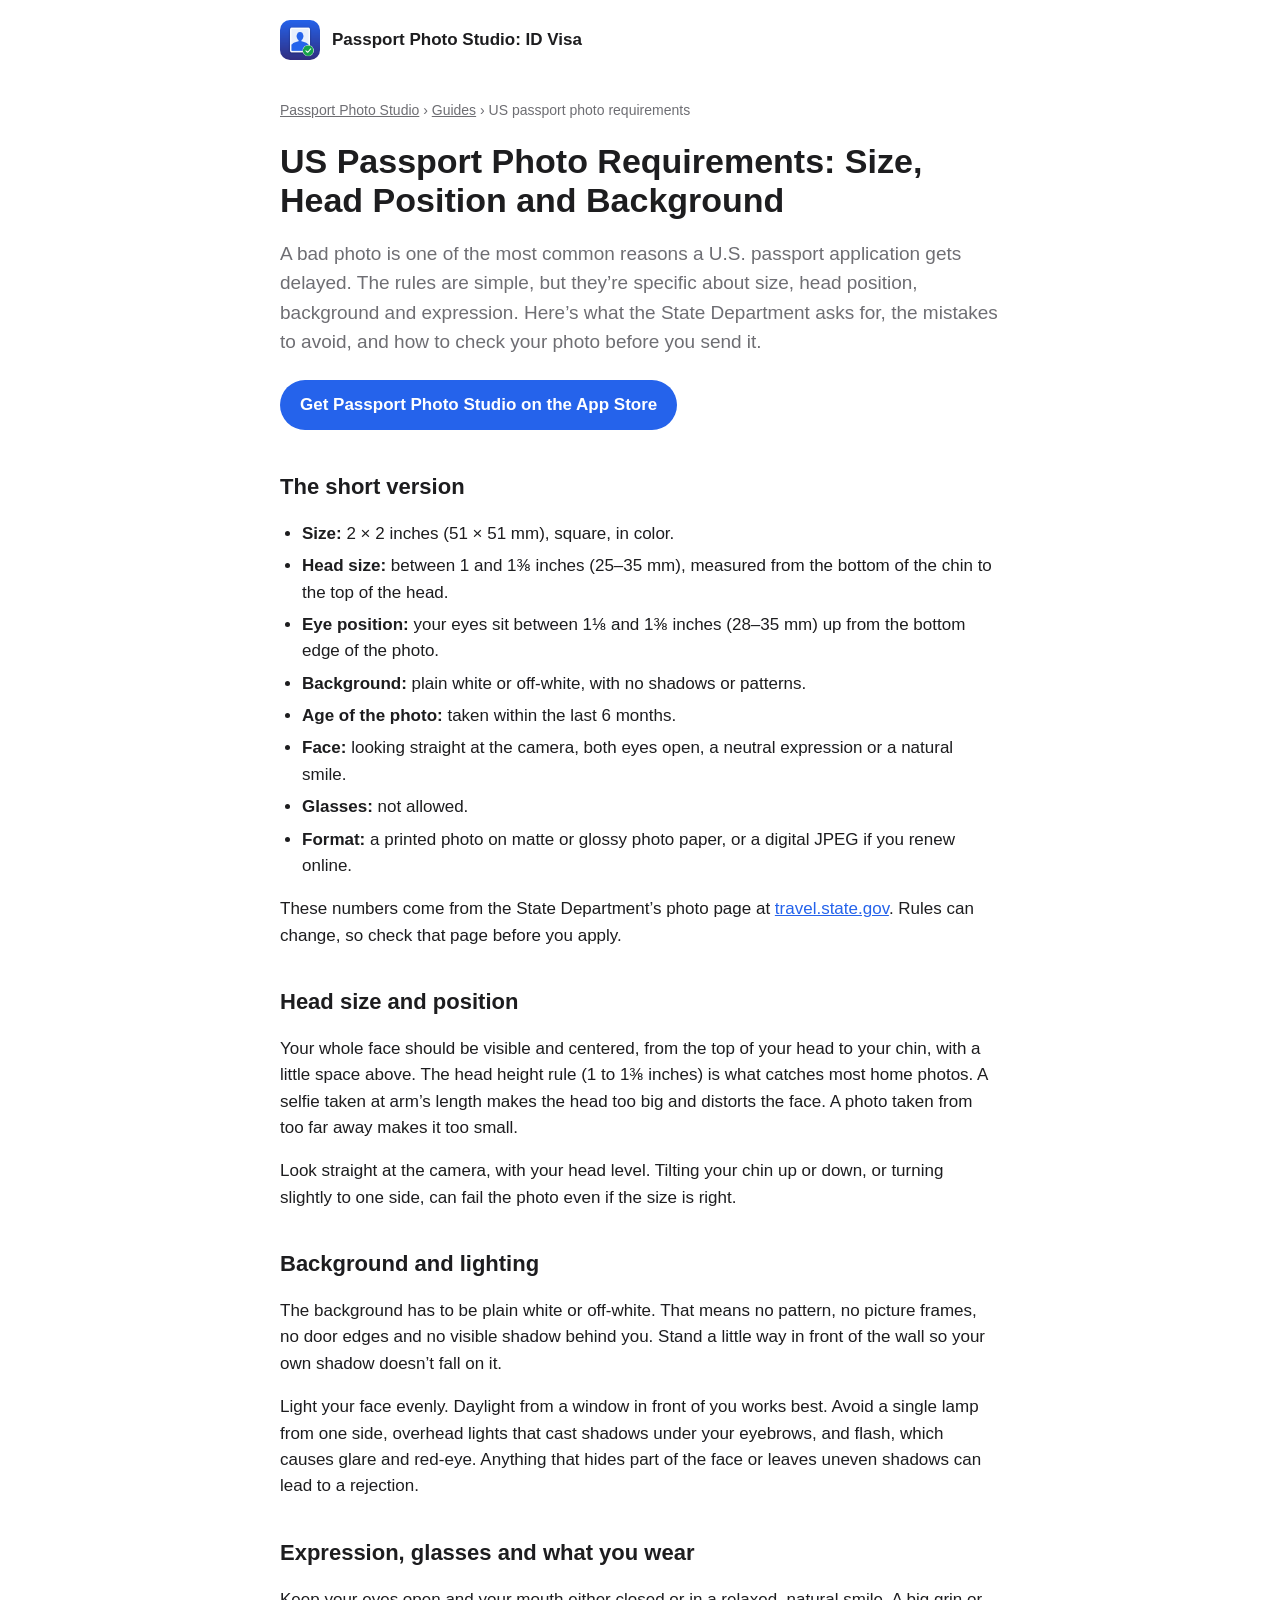
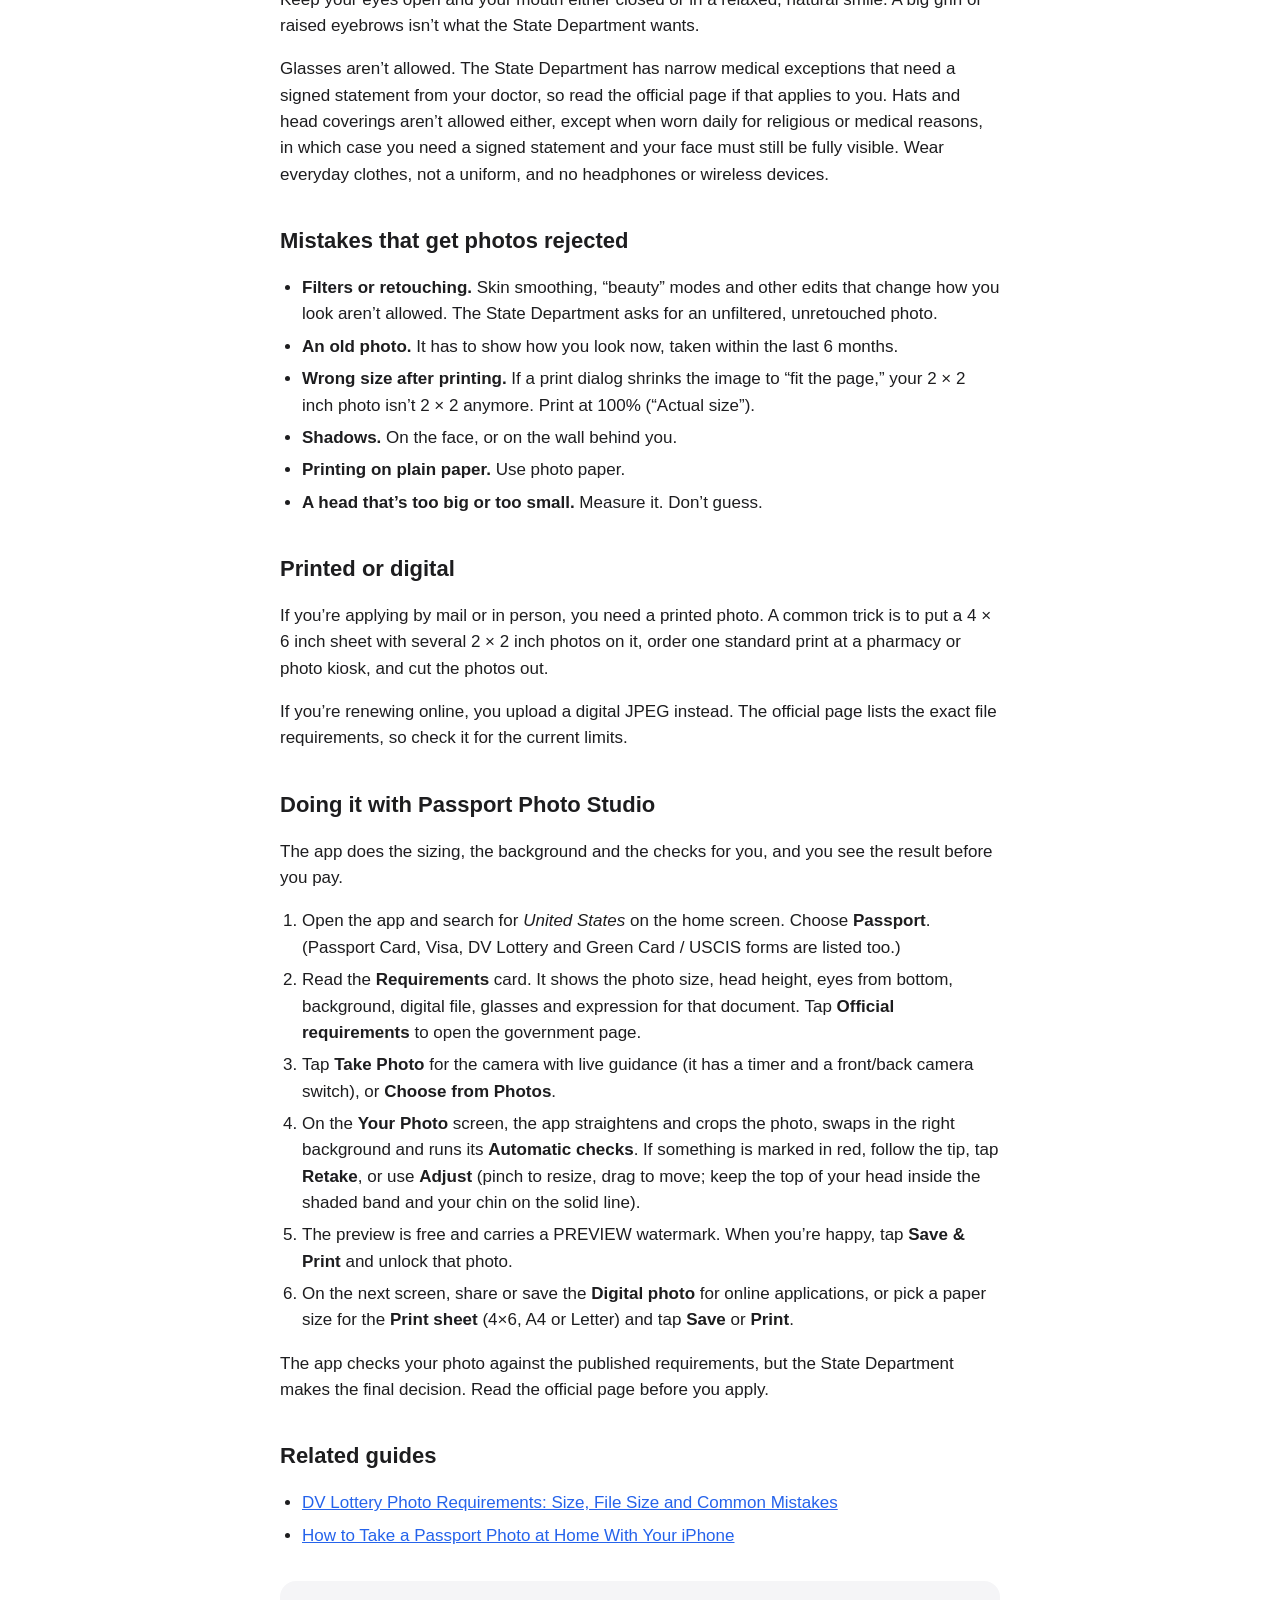
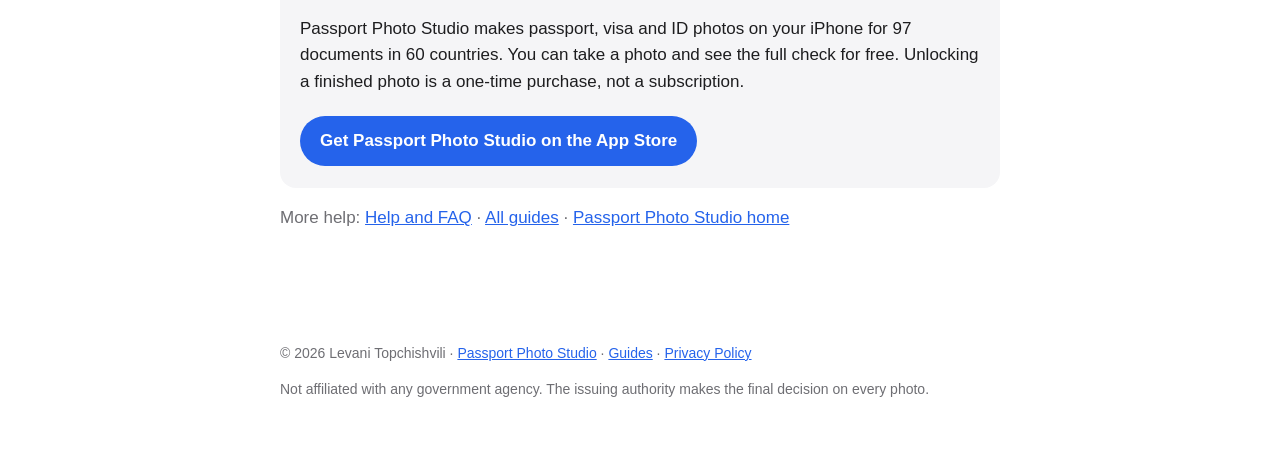
<file: guides/us-passport-photo-requirements.html>
<!doctype html>
<html lang="en"><head><meta charset="utf-8"><meta name="viewport" content="width=device-width,initial-scale=1">
<title>US Passport Photo Requirements – Passport Photo Studio</title>
<meta name="description" content="US passport photo rules in plain English: the 2x2 inch size, head size, white background, glasses, expression and the mistakes that get photos rejected.">
<link rel="canonical" href="https://levan2002.github.io/passport-photo/guides/us-passport-photo-requirements.html">
<link rel="icon" href="../icon.png"><link rel="stylesheet" href="../style.css">
<meta property="og:type" content="article"><meta property="og:title" content="US Passport Photo Requirements – Passport Photo Studio"><meta property="og:description" content="US passport photo rules in plain English: the 2x2 inch size, head size, white background, glasses, expression and the mistakes that get photos rejected."><meta property="og:url" content="https://levan2002.github.io/passport-photo/guides/us-passport-photo-requirements.html"><meta property="og:site_name" content="Passport Photo Studio">
<meta name="twitter:card" content="summary">
<meta name="apple-itunes-app" content="app-id=6817544491">
<script type="application/ld+json">{"@context": "https://schema.org", "@type": "Article", "headline": "US Passport Photo Requirements: Size, Head Position and Background", "description": "US passport photo rules in plain English: the 2x2 inch size, head size, white background, glasses, expression and the mistakes that get photos rejected.", "author": {"@type": "Person", "name": "Levani Topchishvili"}, "publisher": {"@type": "Person", "name": "Levani Topchishvili"}, "datePublished": "2026-10-05", "dateModified": "2026-10-05", "mainEntityOfPage": "https://levan2002.github.io/passport-photo/guides/us-passport-photo-requirements.html", "inLanguage": "en"}</script>
<script type="application/ld+json">{"@context": "https://schema.org", "@type": "BreadcrumbList", "itemListElement": [{"@type": "ListItem", "position": 1, "name": "Passport Photo Studio", "item": "https://levan2002.github.io/passport-photo/"}, {"@type": "ListItem", "position": 2, "name": "Guides", "item": "https://levan2002.github.io/passport-photo/guides/"}, {"@type": "ListItem", "position": 3, "name": "US Passport Photo Requirements: Size, Head Position and Background", "item": "https://levan2002.github.io/passport-photo/guides/us-passport-photo-requirements.html"}]}</script>
</head><body>
<header class="topbar"><img src="../icon.png" alt=""><a href="../">Passport Photo Studio: ID Visa</a></header>
<main>

<nav class="crumbs" aria-label="Breadcrumb"><a href="../">Passport Photo Studio</a> &rsaquo; <a href="../guides/">Guides</a> &rsaquo; <span>US passport photo requirements</span></nav>
<article>
<h1>US Passport Photo Requirements: Size, Head Position and Background</h1>
<p class="lead">A bad photo is one of the most common reasons a U.S. passport application gets delayed. The rules are simple, but they&rsquo;re specific about size, head position, background and expression. Here&rsquo;s what the State Department asks for, the mistakes to avoid, and how to check your photo before you send it.</p>
<p><a class="cta" href="https://apps.apple.com/app/id6817544491">Get Passport Photo Studio on the App Store</a></p>
<h2>The short version</h2>
<ul>
<li><strong>Size:</strong> 2 &times; 2 inches (51 &times; 51 mm), square, in color.</li>
<li><strong>Head size:</strong> between 1 and 1&#8540; inches (25&ndash;35 mm), measured from the bottom of the chin to the top of the head.</li>
<li><strong>Eye position:</strong> your eyes sit between 1&#8539; and 1&#8540; inches (28&ndash;35 mm) up from the bottom edge of the photo.</li>
<li><strong>Background:</strong> plain white or off-white, with no shadows or patterns.</li>
<li><strong>Age of the photo:</strong> taken within the last 6 months.</li>
<li><strong>Face:</strong> looking straight at the camera, both eyes open, a neutral expression or a natural smile.</li>
<li><strong>Glasses:</strong> not allowed.</li>
<li><strong>Format:</strong> a printed photo on matte or glossy photo paper, or a digital JPEG if you renew online.</li>
</ul>
<p>These numbers come from the State Department&rsquo;s photo page at <a href="https://travel.state.gov/en/passports/apply/help/photos.html">travel.state.gov</a>. Rules can change, so check that page before you apply.</p>
<h2>Head size and position</h2>
<p>Your whole face should be visible and centered, from the top of your head to your chin, with a little space above. The head height rule (1 to 1&#8540; inches) is what catches most home photos. A selfie taken at arm&rsquo;s length makes the head too big and distorts the face. A photo taken from too far away makes it too small.</p>
<p>Look straight at the camera, with your head level. Tilting your chin up or down, or turning slightly to one side, can fail the photo even if the size is right.</p>
<h2>Background and lighting</h2>
<p>The background has to be plain white or off-white. That means no pattern, no picture frames, no door edges and no visible shadow behind you. Stand a little way in front of the wall so your own shadow doesn&rsquo;t fall on it.</p>
<p>Light your face evenly. Daylight from a window in front of you works best. Avoid a single lamp from one side, overhead lights that cast shadows under your eyebrows, and flash, which causes glare and red-eye. Anything that hides part of the face or leaves uneven shadows can lead to a rejection.</p>
<h2>Expression, glasses and what you wear</h2>
<p>Keep your eyes open and your mouth either closed or in a relaxed, natural smile. A big grin or raised eyebrows isn&rsquo;t what the State Department wants.</p>
<p>Glasses aren&rsquo;t allowed. The State Department has narrow medical exceptions that need a signed statement from your doctor, so read the official page if that applies to you. Hats and head coverings aren&rsquo;t allowed either, except when worn daily for religious or medical reasons, in which case you need a signed statement and your face must still be fully visible. Wear everyday clothes, not a uniform, and no headphones or wireless devices.</p>
<h2>Mistakes that get photos rejected</h2>
<ul>
<li><strong>Filters or retouching.</strong> Skin smoothing, &ldquo;beauty&rdquo; modes and other edits that change how you look aren&rsquo;t allowed. The State Department asks for an unfiltered, unretouched photo.</li>
<li><strong>An old photo.</strong> It has to show how you look now, taken within the last 6 months.</li>
<li><strong>Wrong size after printing.</strong> If a print dialog shrinks the image to &ldquo;fit the page,&rdquo; your 2 &times; 2 inch photo isn&rsquo;t 2 &times; 2 anymore. Print at 100% (&ldquo;Actual size&rdquo;).</li>
<li><strong>Shadows.</strong> On the face, or on the wall behind you.</li>
<li><strong>Printing on plain paper.</strong> Use photo paper.</li>
<li><strong>A head that&rsquo;s too big or too small.</strong> Measure it. Don&rsquo;t guess.</li>
</ul>
<h2>Printed or digital</h2>
<p>If you&rsquo;re applying by mail or in person, you need a printed photo. A common trick is to put a 4 &times; 6 inch sheet with several 2 &times; 2 inch photos on it, order one standard print at a pharmacy or photo kiosk, and cut the photos out.</p>
<p>If you&rsquo;re renewing online, you upload a digital JPEG instead. The official page lists the exact file requirements, so check it for the current limits.</p>
<h2>Doing it with Passport Photo Studio</h2>
<p>The app does the sizing, the background and the checks for you, and you see the result before you pay.</p>
<ol>
<li>Open the app and search for <em>United States</em> on the home screen. Choose <strong>Passport</strong>. (Passport Card, Visa, DV Lottery and Green Card / USCIS forms are listed too.)</li>
<li>Read the <strong>Requirements</strong> card. It shows the photo size, head height, eyes from bottom, background, digital file, glasses and expression for that document. Tap <strong>Official requirements</strong> to open the government page.</li>
<li>Tap <strong>Take Photo</strong> for the camera with live guidance (it has a timer and a front/back camera switch), or <strong>Choose from Photos</strong>.</li>
<li>On the <strong>Your Photo</strong> screen, the app straightens and crops the photo, swaps in the right background and runs its <strong>Automatic checks</strong>. If something is marked in red, follow the tip, tap <strong>Retake</strong>, or use <strong>Adjust</strong> (pinch to resize, drag to move; keep the top of your head inside the shaded band and your chin on the solid line).</li>
<li>The preview is free and carries a PREVIEW watermark. When you&rsquo;re happy, tap <strong>Save &amp; Print</strong> and unlock that photo.</li>
<li>On the next screen, share or save the <strong>Digital photo</strong> for online applications, or pick a paper size for the <strong>Print sheet</strong> (4&times;6, A4 or Letter) and tap <strong>Save</strong> or <strong>Print</strong>.</li>
</ol>
<p>The app checks your photo against the published requirements, but the State Department makes the final decision. Read the official page before you apply.</p>
<h2>Related guides</h2>
<ul class="related"><li><a href="dv-lottery-photo-requirements.html">DV Lottery Photo Requirements: Size, File Size and Common Mistakes</a></li><li><a href="how-to-take-a-passport-photo-at-home.html">How to Take a Passport Photo at Home With Your iPhone</a></li></ul>
<div class="card cta-end"><p>Passport Photo Studio makes passport, visa and ID photos on your iPhone for 97 documents in 60 countries. You can take a photo and see the full check for free. Unlocking a finished photo is a one-time purchase, not a subscription.</p><a class="cta" href="https://apps.apple.com/app/id6817544491">Get Passport Photo Studio on the App Store</a></div>
<p class="muted">More help: <a href="../index.html#faq">Help and FAQ</a> &middot; <a href="../guides/">All guides</a> &middot; <a href="../">Passport Photo Studio home</a></p>
</article>

</main>
<footer class="foot"><main><p class="muted">&copy; 2026 Levani Topchishvili &middot; <a href="../">Passport Photo Studio</a> &middot; <a href="../guides/">Guides</a> &middot; <a href="../privacy.html">Privacy Policy</a></p><p class="muted">Not affiliated with any government agency. The issuing authority makes the final decision on every photo.</p></main></footer>
</body></html>
</file>
<file: style.css>
:root{--bg:#fff;--fg:#1d1d1f;--muted:#6e6e73;--accent:#2563eb;--card:#f5f5f7}
@media (prefers-color-scheme:dark){:root{--bg:#000;--fg:#f5f5f7;--muted:#a1a1a6;--accent:#5b8efa;--card:#1c1c1e}}
body{margin:0;background:var(--bg);color:var(--fg);font:17px/1.55 -apple-system,BlinkMacSystemFont,"Segoe UI",Roboto,sans-serif}
main{max-width:720px;margin:0 auto;padding:40px 20px 80px}
h1{font-size:34px;line-height:1.15;margin:0 0 8px}h2{font-size:22px;margin:36px 0 8px}
p,li{color:var(--fg)}.muted{color:var(--muted)}a{color:var(--accent)}
.card{background:var(--card);border-radius:16px;padding:18px 20px;margin:16px 0}
header img{width:72px;height:72px;border-radius:16px}
/* guides */
.topbar{display:flex;align-items:center;gap:12px;max-width:720px;margin:0 auto;padding:20px 20px 0}
.topbar img{width:40px;height:40px;border-radius:10px}
.topbar a{color:var(--fg);font-weight:700;text-decoration:none}
.crumbs{font-size:14px;color:var(--muted);margin:0 0 20px}.crumbs a{color:var(--muted)}
.lead{font-size:19px;color:var(--muted)}
.cta{display:inline-block;background:var(--accent);color:#fff;text-decoration:none;font-weight:600;padding:12px 20px;border-radius:999px;margin:4px 0}
@media (prefers-color-scheme:dark){.cta{color:#000}}
.cta-end{margin-top:32px}
article h3{font-size:18px;margin:24px 0 6px}
article ul,article ol{padding-left:22px}article li{margin:6px 0}
.guide-list{list-style:none;padding:0;margin:20px 0}.guide-list li{margin:12px 0}.guide-list a{text-decoration:none}
.foot{margin-top:0}.foot main{padding:0 20px 40px;font-size:14px}
h1,h2{overflow-wrap:break-word}
@media (max-width:520px){h1{font-size:28px}}
</file>
